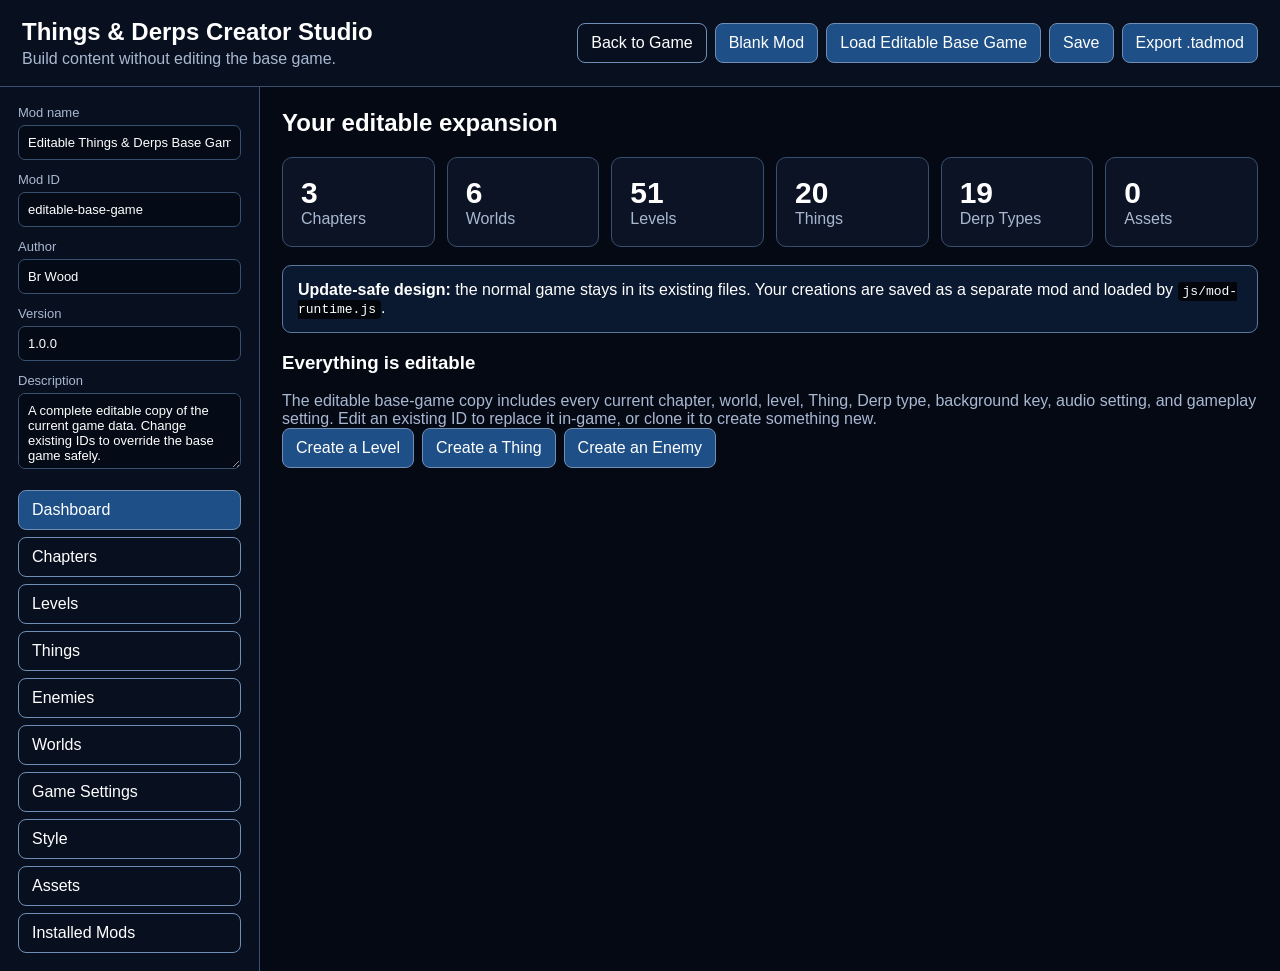
<file: mod/index.html>
<!doctype html>
<html lang="en">
<head>
  <meta charset="utf-8">
  <meta name="viewport" content="width=device-width,initial-scale=1">
  <title>Things & Derps Creator Studio</title>
  <link rel="stylesheet" href="mod.css?v=studio1">
</head>
<body>
  <header class="topbar">
    <div><h1>Things & Derps Creator Studio</h1><p>Build content without editing the base game.</p></div>
    <div class="actions"><a class="button ghost" href="../">Back to Game</a><button id="newPack">Blank Mod</button><button id="loadBase">Load Editable Base Game</button><button id="savePack">Save</button><button id="exportPack">Export .tadmod</button></div>
  </header>
  <main class="shell">
    <aside class="sidebar">
      <label>Mod name<input id="modName" value="My Things & Derps Mod"></label>
      <label>Mod ID<input id="modId" value="my-mod"></label>
      <label>Author<input id="modAuthor" value="Br Wood"></label>
      <label>Version<input id="modVersion" value="1.0.0"></label>
      <label>Description<textarea id="modDescription">My custom Things & Derps expansion.</textarea></label>
      <nav id="tabs">
        <button data-tab="dashboard" class="on">Dashboard</button>
        <button data-tab="chapters">Chapters</button>
        <button data-tab="levels">Levels</button>
        <button data-tab="things">Things</button>
        <button data-tab="enemies">Enemies</button>
        <button data-tab="worlds">Worlds</button>
        <button data-tab="settings">Game Settings</button>
        <button data-tab="theme">Style</button>
        <button data-tab="assets">Assets</button>
        <button data-tab="manager">Installed Mods</button>
      </nav>
    </aside>
    <section class="workspace">
      <section id="dashboardTab" class="tabpage on">
        <h2>Your editable expansion</h2>
        <div class="cards"><article><b id="chapterCount">0</b><span>Chapters</span></article><article><b id="worldCount">0</b><span>Worlds</span></article><article><b id="levelCount">0</b><span>Levels</span></article><article><b id="thingCount">0</b><span>Things</span></article><article><b id="enemyCount">0</b><span>Derp Types</span></article><article><b id="assetCount">0</b><span>Assets</span></article></div>
        <div class="notice"><b>Update-safe design:</b> the normal game stays in its existing files. Your creations are saved as a separate mod and loaded by <code>js/mod-runtime.js</code>.</div>
        <h3>Everything is editable</h3><p>The editable base-game copy includes every current chapter, world, level, Thing, Derp type, background key, audio setting, and gameplay setting. Edit an existing ID to replace it in-game, or clone it to create something new.</p>
        <div class="actions"><button data-go="levels">Create a Level</button><button data-go="things">Create a Thing</button><button data-go="enemies">Create an Enemy</button></div>
      </section>


      <section id="chaptersTab" class="tabpage">
        <div class="sectionhead"><div><h2>Chapter Editor</h2><p>Organize worlds into chapters and rename the story sections.</p></div><button id="addChapter">New Chapter</button></div>
        <div id="chapterList" class="gridlist"></div>
      </section>

      <section id="levelsTab" class="tabpage">
        <div class="sectionhead"><div><h2>Level Editor</h2><p>Add stages or replace one by using the same level name.</p></div><button id="addLevel">New Level</button></div>
        <div class="split"><div id="levelList" class="itemlist"></div><div class="editor" id="levelEditor"></div></div>
      </section>

      <section id="thingsTab" class="tabpage">
        <div class="sectionhead"><div><h2>Thing Maker</h2><p>Create shooters, walls, producers, and specials.</p></div><button id="addThing">New Thing</button></div>
        <div class="split"><div id="thingList" class="itemlist"></div><div class="editor" id="thingEditor"></div></div>
      </section>

      <section id="enemiesTab" class="tabpage">
        <div class="sectionhead"><div><h2>Enemy Maker</h2><p>Create normal enemies, ranged units, and bosses.</p></div><button id="addEnemy">New Enemy</button></div>
        <div class="split"><div id="enemyList" class="itemlist"></div><div class="editor" id="enemyEditor"></div></div>
      </section>

      <section id="worldsTab" class="tabpage"><h2>World Organizer</h2><p>Worlds are labels that help you organize level names and future story pages.</p><div class="actions"><button id="addWorld">Add World</button></div><div id="worldList" class="gridlist"></div></section>


      <section id="settingsTab" class="tabpage">
        <h2>Game Settings</h2><p>Edit global values used by the game. These are kept in the mod so game updates remain separate.</p>
        <div id="settingsEditor" class="editor"></div>
      </section>

      <section id="themeTab" class="tabpage"><h2>Style Editor</h2><div class="formgrid">
        <label>Background<input id="themeBackground" type="color" value="#050914"></label><label>Panel<input id="themePanel" type="color" value="#0b1324"></label><label>Text<input id="themeText" type="color" value="#ffffff"></label><label>Accent<input id="themeAccent" type="color" value="#17345f"></label><label>Outline<input id="themeOutline" type="color" value="#ffffff"></label><label>Corner radius<input id="themeRadius" type="number" value="8" min="0" max="40"></label><label class="wide">Font stack<input id="themeFont" value="Arial, sans-serif"></label></div><div id="themePreview" class="themePreview"><h3>Things & Derps</h3><button>Example Button</button><p>This previews the mod's general style.</p></div></section>

      <section id="assetsTab" class="tabpage"><div class="sectionhead"><div><h2>Asset Manager</h2><p>Images and audio are stored inside the exported mod as data.</p></div><label class="button filebutton">Add Files<input id="assetInput" type="file" multiple accept="image/*,audio/*"></label></div><div id="assetList" class="assetgrid"></div></section>

      <section id="managerTab" class="tabpage"><div class="sectionhead"><div><h2>Installed Mods</h2><p>Enable, disable, import, replace, and delete mods.</p></div><label class="button filebutton">Import .tadmod<input id="importInput" type="file" accept=".tadmod,.json,application/json"></label></div><div id="installedList" class="gridlist"></div></section>
    </section>
  </main>
  <div id="toast" aria-live="polite"></div>
  <script src="base-catalog.js?v=studio2"></script>
  <script src="mod.js?v=studio2"></script>
</body>
</html>
</file>
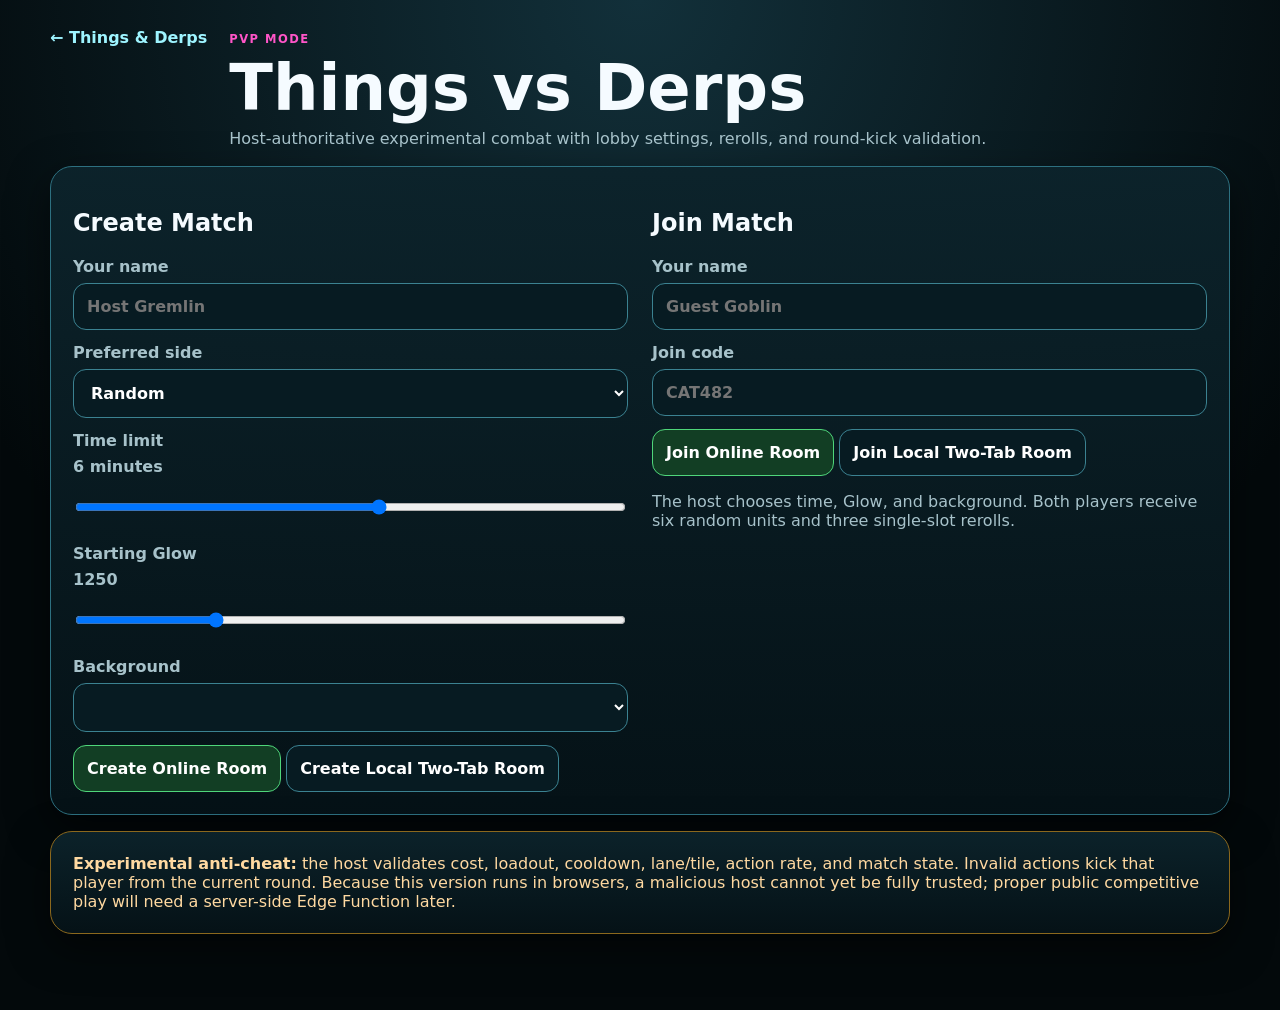
<file: pvp/index.html>
<!doctype html>
<html lang="en">
<head>
  <meta charset="utf-8">
  <meta name="viewport" content="width=device-width,initial-scale=1">
  <title>Things & Derps PvP</title>
  <link rel="stylesheet" href="pvp.css?v=294">
</head>
<body>
<main class="shell">
  <header class="topbar">
    <a class="back" href="../">← Things & Derps</a>
    <div><span class="eyebrow">PVP MODE</span><h1>Things vs Derps</h1><p>Host-authoritative experimental combat with lobby settings, rerolls, and round-kick validation.</p></div>
  </header>

  <section id="setup" class="panel setup-grid">
    <div>
      <h2>Create Match</h2>
      <label>Your name<input id="hostName" maxlength="18" placeholder="Host Gremlin"></label>
      <label>Preferred side<select id="hostSide"><option value="random">Random</option><option value="plants">Plants</option><option value="derps">Derps</option></select></label>
      <label>Time limit <span id="timeOut">6 minutes</span><input id="timeLimit" type="range" min="1" max="10" value="6"></label>
      <label>Starting Glow <span id="glowOut">1250</span><input id="startGlow" type="range" min="100" max="5000" step="50" value="1250"></label>
      <label>Background<select id="backgroundSelect"></select></label>
      <button id="createBtn" class="good">Create Online Room</button>
      <button id="createLocalBtn">Create Local Two-Tab Room</button>
    </div>
    <div>
      <h2>Join Match</h2>
      <label>Your name<input id="guestName" maxlength="18" placeholder="Guest Goblin"></label>
      <label>Join code<input id="joinCode" maxlength="8" placeholder="CAT482"></label>
      <button id="joinBtn" class="good">Join Online Room</button>
      <button id="joinLocalBtn">Join Local Two-Tab Room</button>
      <p class="hint">The host chooses time, Glow, and background. Both players receive six random units and three single-slot rerolls.</p>
    </div>
  </section>

  <section id="lobby" class="panel hidden">
    <div class="room-head"><div><span class="eyebrow">ROOM CODE</span><strong id="roomCode">------</strong></div><div id="connectionBadge" class="badge waiting">WAITING</div></div>
    <div class="lobby-grid">
      <div><h2>Players</h2><div id="players" class="player-list"></div><div id="matchSettings" class="settings-card"></div></div>
      <div><h2>Your loadout</h2><p class="hint">Click one card, then use a reroll. Producers and bosses are excluded.</p><div id="loadout" class="loadout"></div><div class="row"><button id="rerollBtn">Reroll selected (<span id="rerolls">3</span>)</button><button id="readyBtn" class="good">Ready</button></div><button id="leaveBtn" class="danger">Leave Room</button></div>
    </div>
    <div id="lobbyLog" class="log"></div>
  </section>

  <section id="game" class="game-wrap hidden">
    <div class="hud panel"><div><b id="sideLabel">SIDE</b><span id="timer">06:00</span></div><div class="glow-bars"><span>Plants: <b id="plantGlow">1250</b></span><span>Derps: <b id="derpGlow">1250</b></span></div><div><button id="forfeitBtn" class="danger small">Forfeit</button></div></div>
    <div id="battlefield" class="battlefield"><div id="board" class="board"></div></div>
    <div class="controls panel"><h2 id="controlTitle">Deploy</h2><div id="unitTray" class="unit-tray"></div><p id="controlHint" class="hint"></p></div>
  </section>

  <section id="result" class="panel result hidden"><h2 id="resultTitle">Round Over</h2><p id="resultText"></p><button id="backLobbyBtn" class="good">Back to Lobby</button><a href="../" class="button-link">PAD Menu</a></section>

  <section class="panel warning"><b>Experimental anti-cheat:</b> the host validates cost, loadout, cooldown, lane/tile, action rate, and match state. Invalid actions kick that player from the current round. Because this version runs in browsers, a malicious host cannot yet be fully trusted; proper public competitive play will need a server-side Edge Function later.
  </section>
</main>
<script type="module" src="pvp.js?v=294"></script>
</body>
</html>
</file>
<file: mod/mod.css>
:root{color-scheme:dark;--bg:#050914;--panel:#0b1324;--panel2:#101b31;--text:#fff;--muted:#a9b8d2;--line:#385070;--accent:#1e4f86;--danger:#7b2636}*{box-sizing:border-box}body{margin:0;background:var(--bg);color:var(--text);font-family:Arial,sans-serif}.topbar{display:flex;justify-content:space-between;gap:20px;align-items:center;padding:18px 22px;border-bottom:1px solid var(--line);background:#08101f;position:sticky;top:0;z-index:5}.topbar h1{margin:0 0 4px;font-size:24px}.topbar p,p{color:var(--muted);margin:0}.actions{display:flex;flex-wrap:wrap;gap:8px}.button,button{appearance:none;border:1px solid #6f8fb7;background:var(--accent);color:#fff;padding:10px 13px;border-radius:8px;font:inherit;cursor:pointer;text-decoration:none}.ghost{background:transparent}.danger{background:var(--danger)}button:hover,.button:hover{filter:brightness(1.15)}.shell{display:grid;grid-template-columns:260px 1fr;min-height:calc(100vh - 80px)}.sidebar{padding:18px;border-right:1px solid var(--line);background:#08101f}.sidebar label{display:block;margin-bottom:12px;font-size:13px;color:var(--muted)}input,textarea,select{width:100%;margin-top:5px;background:#050b16;border:1px solid var(--line);color:#fff;padding:9px;border-radius:7px;font:inherit}textarea{min-height:76px;resize:vertical}.sidebar nav{display:grid;gap:7px;margin-top:18px}.sidebar nav button{text-align:left;background:transparent}.sidebar nav button.on{background:var(--accent)}.workspace{padding:22px;min-width:0}.tabpage{display:none}.tabpage.on{display:block}.tabpage h2{margin-top:0}.cards{display:grid;grid-template-columns:repeat(4,minmax(120px,1fr));gap:12px;margin:18px 0}.cards article{border:1px solid var(--line);background:var(--panel);padding:18px;border-radius:10px}.cards b{display:block;font-size:30px}.cards span{color:var(--muted)}.notice{border:1px solid #5979a0;background:#0b1930;padding:15px;border-radius:9px;margin:18px 0}.sectionhead{display:flex;justify-content:space-between;gap:12px;align-items:center;margin-bottom:16px}.split{display:grid;grid-template-columns:260px minmax(0,1fr);gap:14px}.itemlist,.editor,.gridlist>article,.assetgrid>article{border:1px solid var(--line);background:var(--panel);border-radius:10px;padding:12px}.itemlist{min-height:420px}.itemlist button{display:block;width:100%;text-align:left;margin-bottom:7px;background:transparent}.itemlist button.on{background:var(--accent)}.editor{min-height:420px}.formgrid{display:grid;grid-template-columns:repeat(2,minmax(0,1fr));gap:12px}.formgrid label{color:var(--muted);font-size:13px}.formgrid .wide{grid-column:1/-1}.wave{border:1px solid var(--line);padding:10px;border-radius:8px;margin:10px 0}.wavehead{display:flex;justify-content:space-between;align-items:center}.enemyrow{display:grid;grid-template-columns:1fr 80px 100px 44px;gap:7px;align-items:end;margin-top:8px}.gridlist{display:grid;grid-template-columns:repeat(auto-fill,minmax(230px,1fr));gap:12px}.gridlist article h3{margin:0 0 7px}.assetgrid{display:grid;grid-template-columns:repeat(auto-fill,minmax(180px,1fr));gap:12px}.assetgrid img{width:100%;height:120px;object-fit:contain;background:#03060c;border-radius:7px}.assetgrid audio{width:100%}.themePreview{margin-top:20px;border:2px solid var(--preview-outline,#fff);background:var(--preview-bg,#050914);color:var(--preview-text,#fff);padding:24px;border-radius:var(--preview-radius,8px);font-family:var(--preview-font,Arial,sans-serif)}.themePreview button{background:var(--preview-accent,#17345f);border-color:var(--preview-outline,#fff)}.filebutton input{display:none}code{background:#02050a;padding:2px 5px;border-radius:4px}#toast{position:fixed;right:18px;bottom:18px;background:#102344;border:1px solid #6f8fb7;padding:12px 16px;border-radius:8px;opacity:0;pointer-events:none;transition:.2s}#toast.show{opacity:1}.small{font-size:12px;color:var(--muted)}@media(max-width:800px){.topbar{position:static;display:block}.topbar .actions{margin-top:12px}.shell{display:block}.sidebar{border-right:0;border-bottom:1px solid var(--line)}.sidebar nav{grid-template-columns:repeat(2,1fr)}.workspace{padding:14px}.cards{grid-template-columns:repeat(2,1fr)}.split{grid-template-columns:1fr}.itemlist{min-height:auto}.formgrid{grid-template-columns:1fr}.formgrid .wide{grid-column:auto}.enemyrow{grid-template-columns:1fr 70px}.enemyrow button{grid-column:2}.sectionhead{align-items:flex-start;flex-direction:column}}
.settingsGroup{border-bottom:1px solid var(--line);padding:4px 0 18px;margin-bottom:18px}.settingsGroup:last-child{border-bottom:0}.keytable{display:grid;grid-template-columns:repeat(2,minmax(0,1fr));gap:10px}.cards{grid-template-columns:repeat(auto-fit,minmax(120px,1fr))}.itemlist{max-height:70vh;overflow:auto}.editor{max-height:75vh;overflow:auto}.sidebar nav{max-height:55vh;overflow:auto}@media(max-width:800px){.keytable{grid-template-columns:1fr}.itemlist,.editor{max-height:none;overflow:visible}.sidebar nav{max-height:none}}
</file>
<file: pvp/pvp.css>
:root{--bg:#061014;--panel:#0b2027;--line:#2d7080;--text:#f5fbff;--muted:#a7c2ca;--pink:#ff55c8;--green:#57ee83;--red:#ff626e;--yellow:#ffe65d}*{box-sizing:border-box}body{margin:0;background:radial-gradient(circle at top,#12303a,#03090b 65%);color:var(--text);font:16px system-ui,Segoe UI,sans-serif;min-height:100vh}.shell{width:min(1180px,96vw);margin:auto;padding:28px 0 60px}.topbar{display:flex;gap:22px;align-items:flex-start;margin-bottom:18px}.back,.button-link{color:#9ef4ff;text-decoration:none;font-weight:800}.eyebrow{font-size:.72rem;letter-spacing:.13em;color:var(--pink);font-weight:900}.topbar h1{margin:.25rem 0;font-size:clamp(2rem,5vw,4rem)}.topbar p{margin:0;color:var(--muted)}.panel{background:linear-gradient(180deg,rgba(12,35,43,.96),rgba(5,18,23,.96));border:1px solid var(--line);border-radius:22px;padding:22px;margin:16px 0;box-shadow:0 14px 40px #0008}.hidden{display:none!important}.setup-grid,.lobby-grid{display:grid;grid-template-columns:1fr 1fr;gap:24px}label{display:grid;gap:7px;margin:13px 0;color:var(--muted);font-weight:700}input,select,button,.button-link{border:1px solid #3b8291;border-radius:13px;background:#071b22;color:white;padding:13px;font:inherit;font-weight:800}button,.button-link{cursor:pointer;text-align:center}button:hover,.button-link:hover{filter:brightness(1.18)}button.good{background:#123e24;border-color:#4fd67a}button.danger{background:#491721;border-color:#ff6774}.small{padding:8px 12px}.hint{color:var(--muted)}.room-head,.hud>div,.row{display:flex;align-items:center;justify-content:space-between;gap:10px}.room-head strong{display:block;font-size:2.4rem;letter-spacing:.15em}.badge{padding:10px 15px;border-radius:999px;font-weight:900}.badge.waiting{background:#493b0c}.badge.online{background:#104526}.badge.offline{background:#531522}.player{display:flex;justify-content:space-between;gap:10px;border:1px solid #285968;border-radius:13px;padding:11px;margin:8px 0}.player small{display:block;color:var(--muted)}.settings-card,.log{background:#041217;border:1px solid #214c58;border-radius:14px;padding:12px;margin-top:12px}.log{height:100px;overflow:auto;color:#a7dbe5}.loadout,.unit-tray{display:grid;grid-template-columns:repeat(3,minmax(0,1fr));gap:10px}.unit-card{position:relative;border:2px solid #285968;border-radius:14px;background:#081b21;padding:9px;min-height:145px;cursor:pointer}.unit-card.selected{border-color:var(--yellow);box-shadow:0 0 0 2px #ffe65d55}.unit-card img{width:100%;height:78px;object-fit:contain}.unit-card b,.unit-card small{display:block}.unit-card small{color:var(--muted)}.game-wrap{margin-top:12px}.hud{display:grid;grid-template-columns:1fr auto 1fr;align-items:center}.hud>div:last-child{text-align:right}.glow-bars{gap:18px}.battlefield{border:2px solid #5794a1;border-radius:18px;overflow:hidden;background:#101b1e center/cover no-repeat;aspect-ratio:900/520;position:relative}.board{position:absolute;inset:10% 7%;display:grid;grid-template-columns:repeat(9,1fr);grid-template-rows:repeat(5,1fr)}.cell{position:relative;min-width:0;min-height:0;background:rgba(255,255,255,.025);cursor:pointer}.cell:hover{background:rgba(255,255,255,.12)}.piece{position:absolute;inset:4px;display:grid;place-items:center}.piece img{max-width:100%;max-height:100%;object-fit:contain;filter:drop-shadow(0 4px 3px #0008)}.hp{position:absolute;left:4px;right:4px;bottom:2px;height:5px;background:#25090d;border-radius:6px;overflow:hidden}.hp>i{display:block;height:100%;background:#5df27c}.derp-piece{transition:transform .18s linear}.controls{margin-top:12px}.unit-tray{grid-template-columns:repeat(6,minmax(0,1fr))}.unit-tray .unit-card{min-height:120px}.unit-tray .unit-card img{height:62px}.result{text-align:center}.result h2{font-size:2.5rem}.warning{color:#ffd9a1;border-color:#8b681d}@media(max-width:800px){.setup-grid,.lobby-grid{grid-template-columns:1fr}.hud{grid-template-columns:1fr;text-align:center}.hud>div,.hud>div:last-child{justify-content:center;text-align:center}.loadout{grid-template-columns:repeat(2,1fr)}.unit-tray{grid-template-columns:repeat(3,1fr)}.topbar{display:block}.back{display:inline-block;margin-bottom:12px}}
</file>
